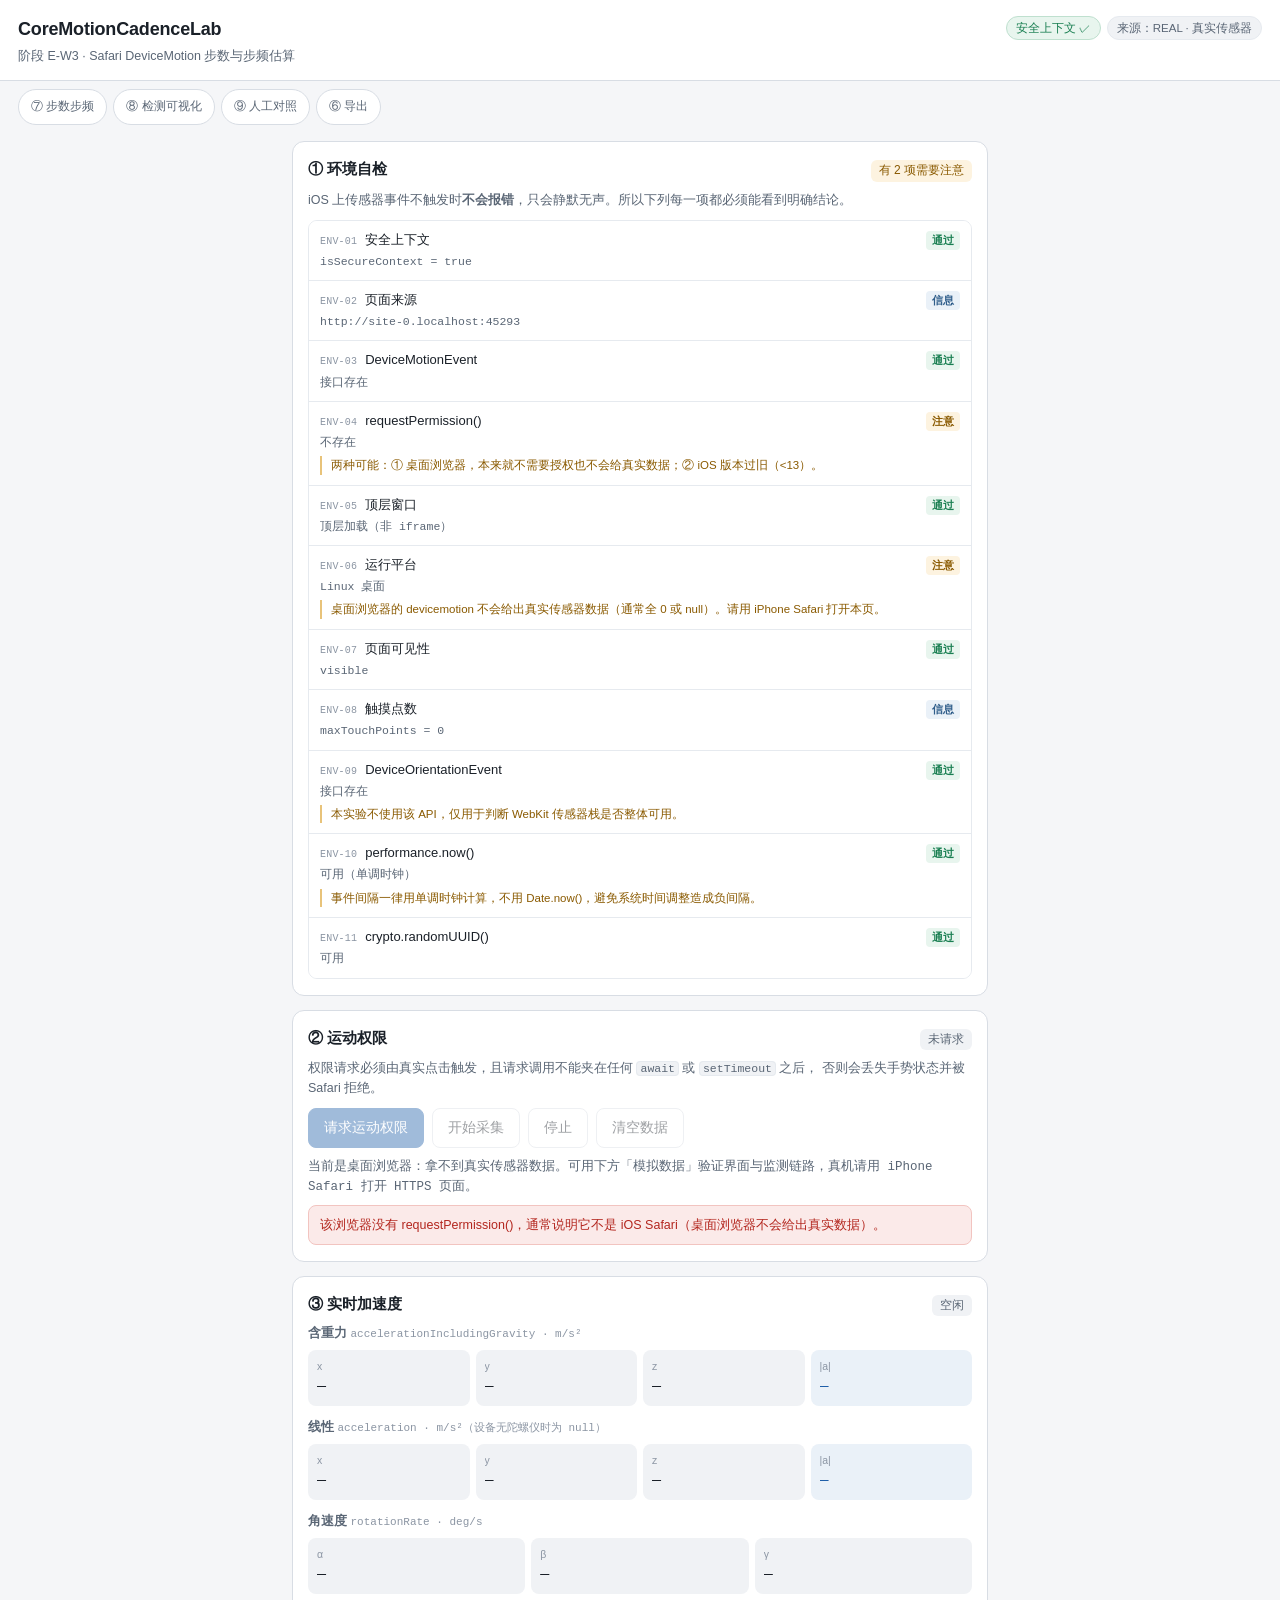
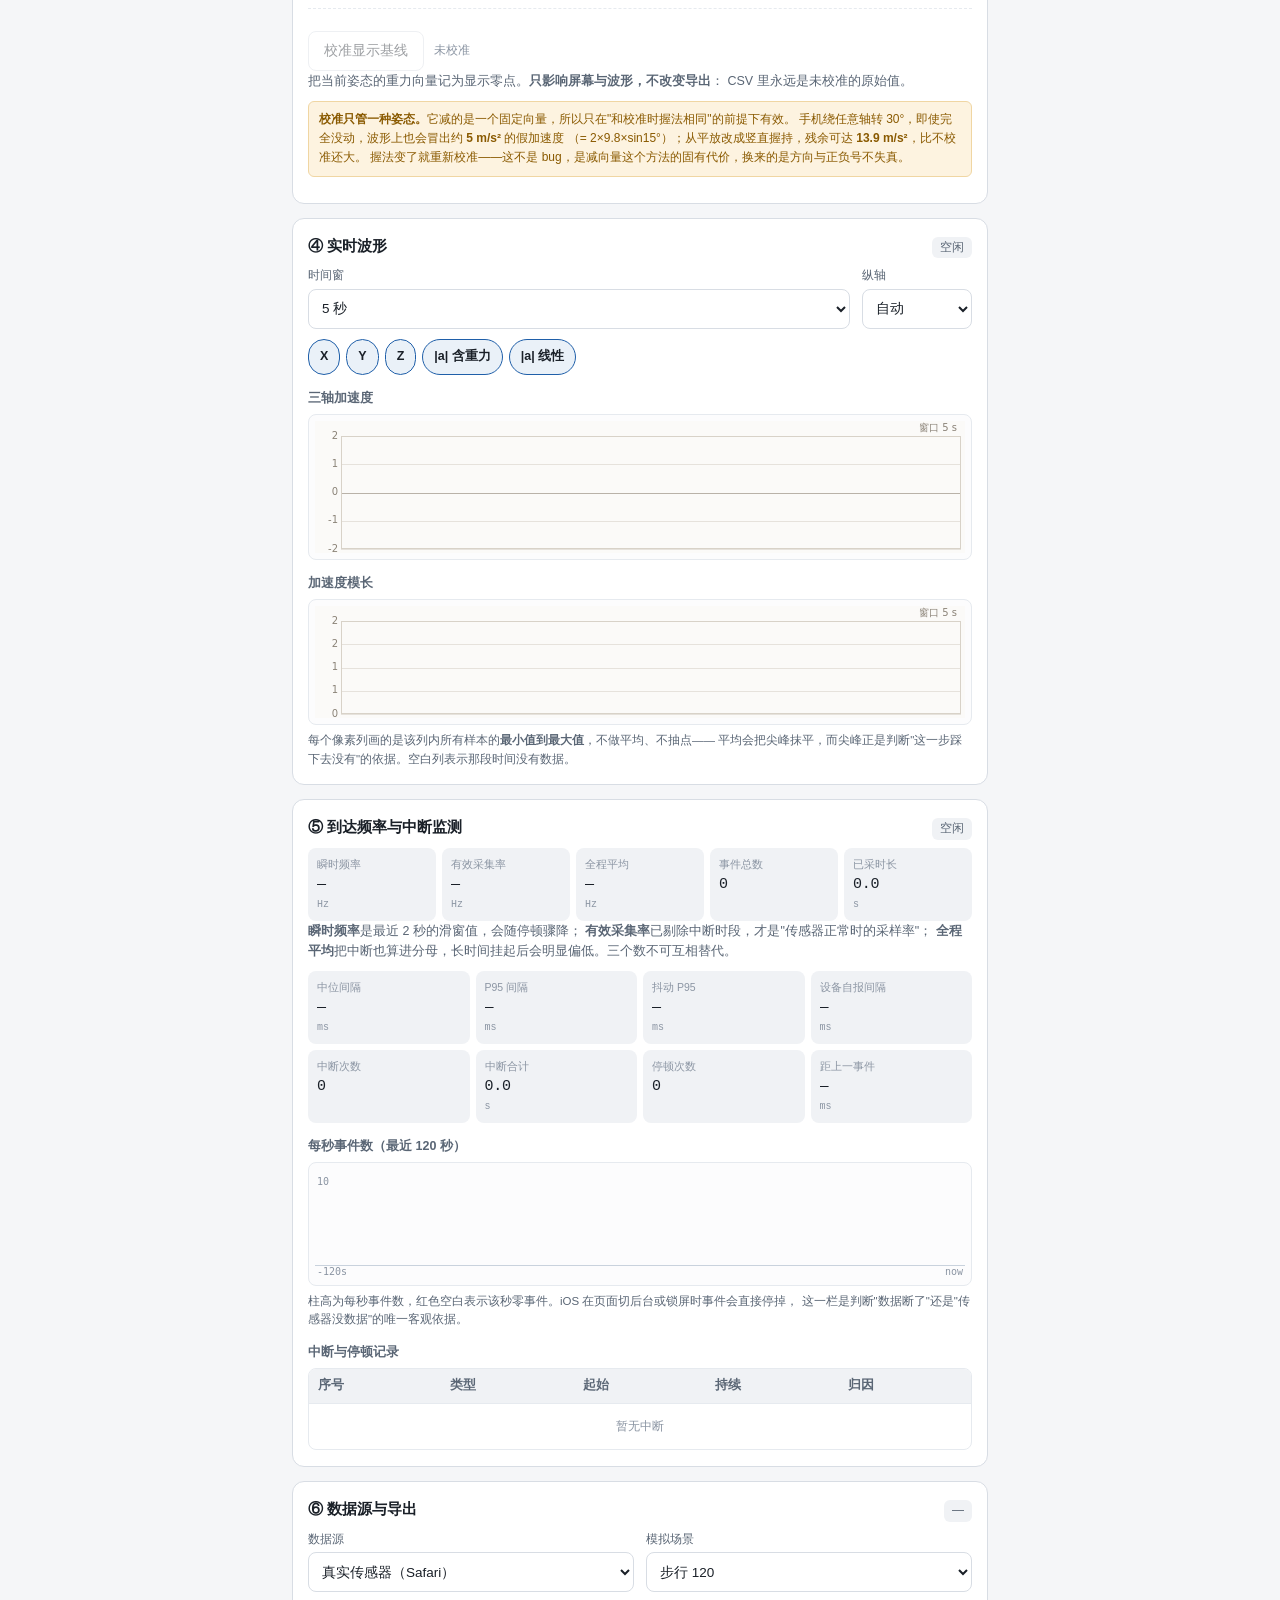
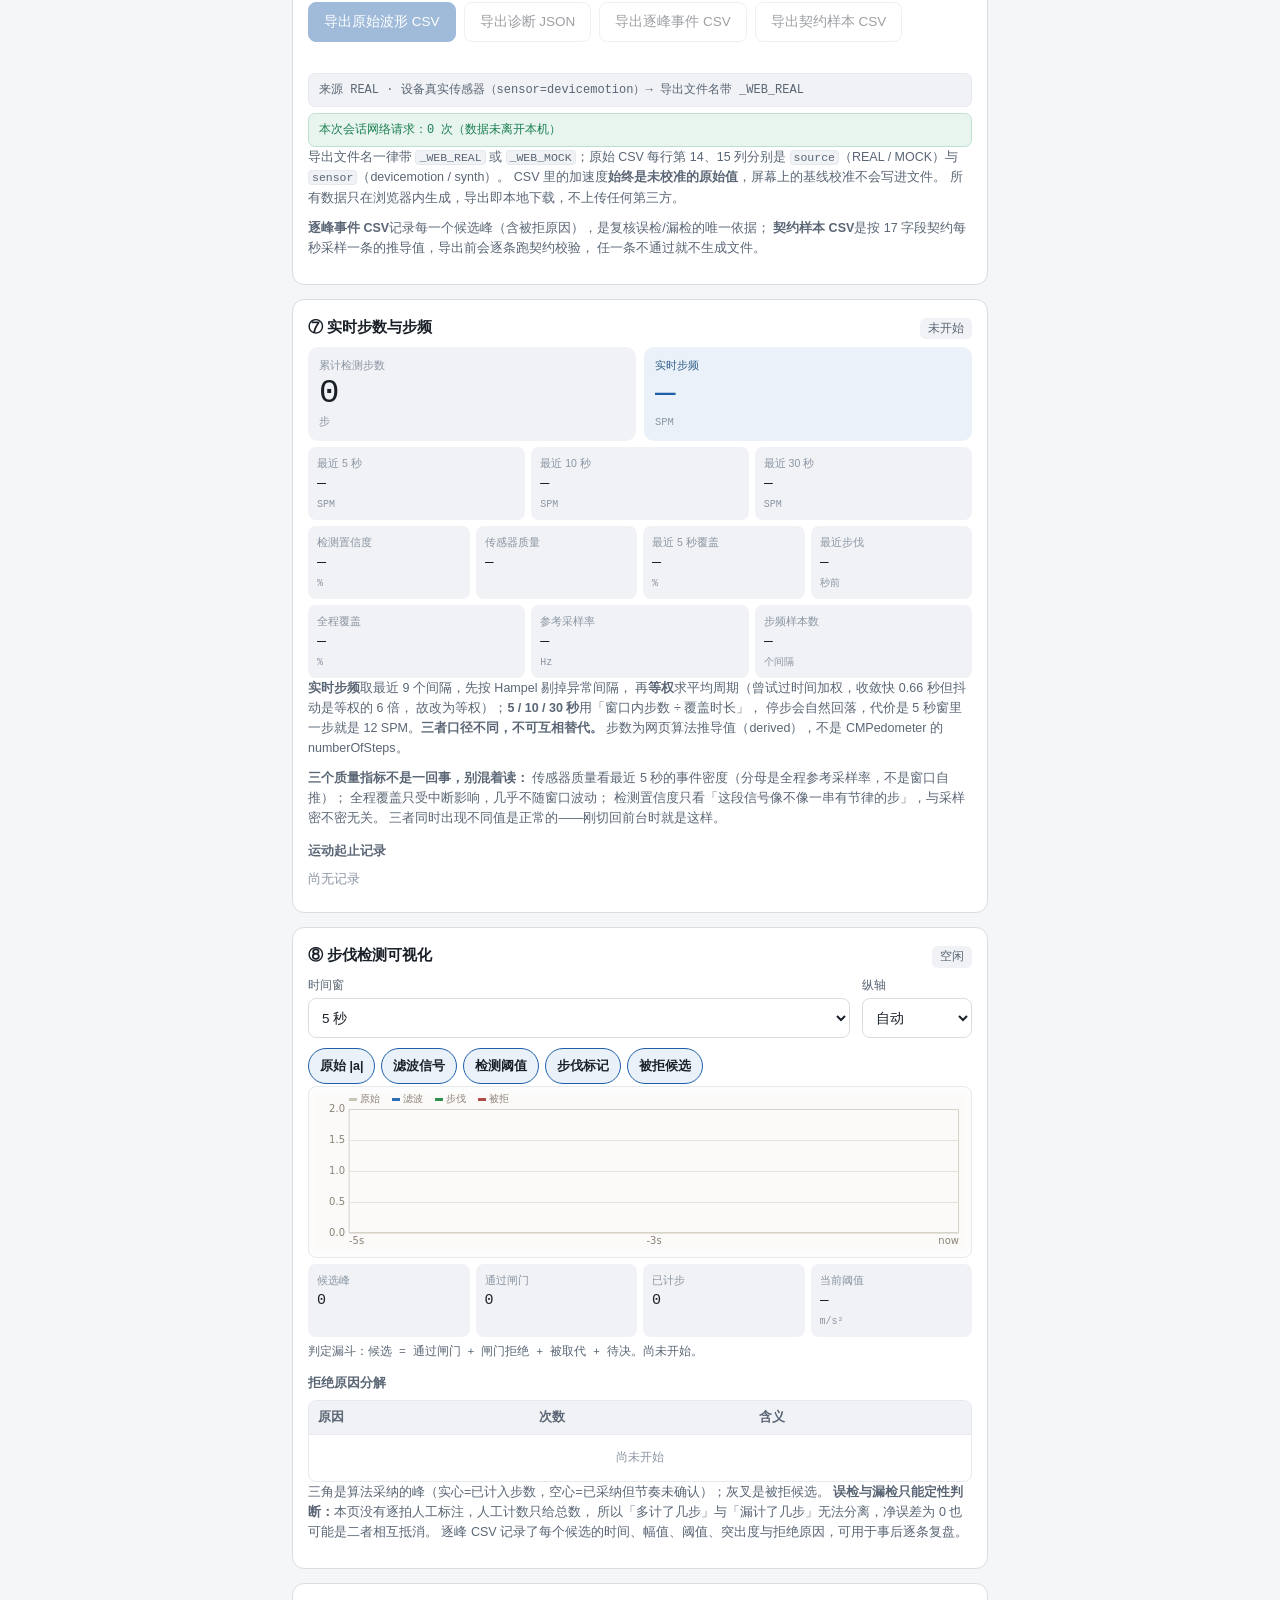
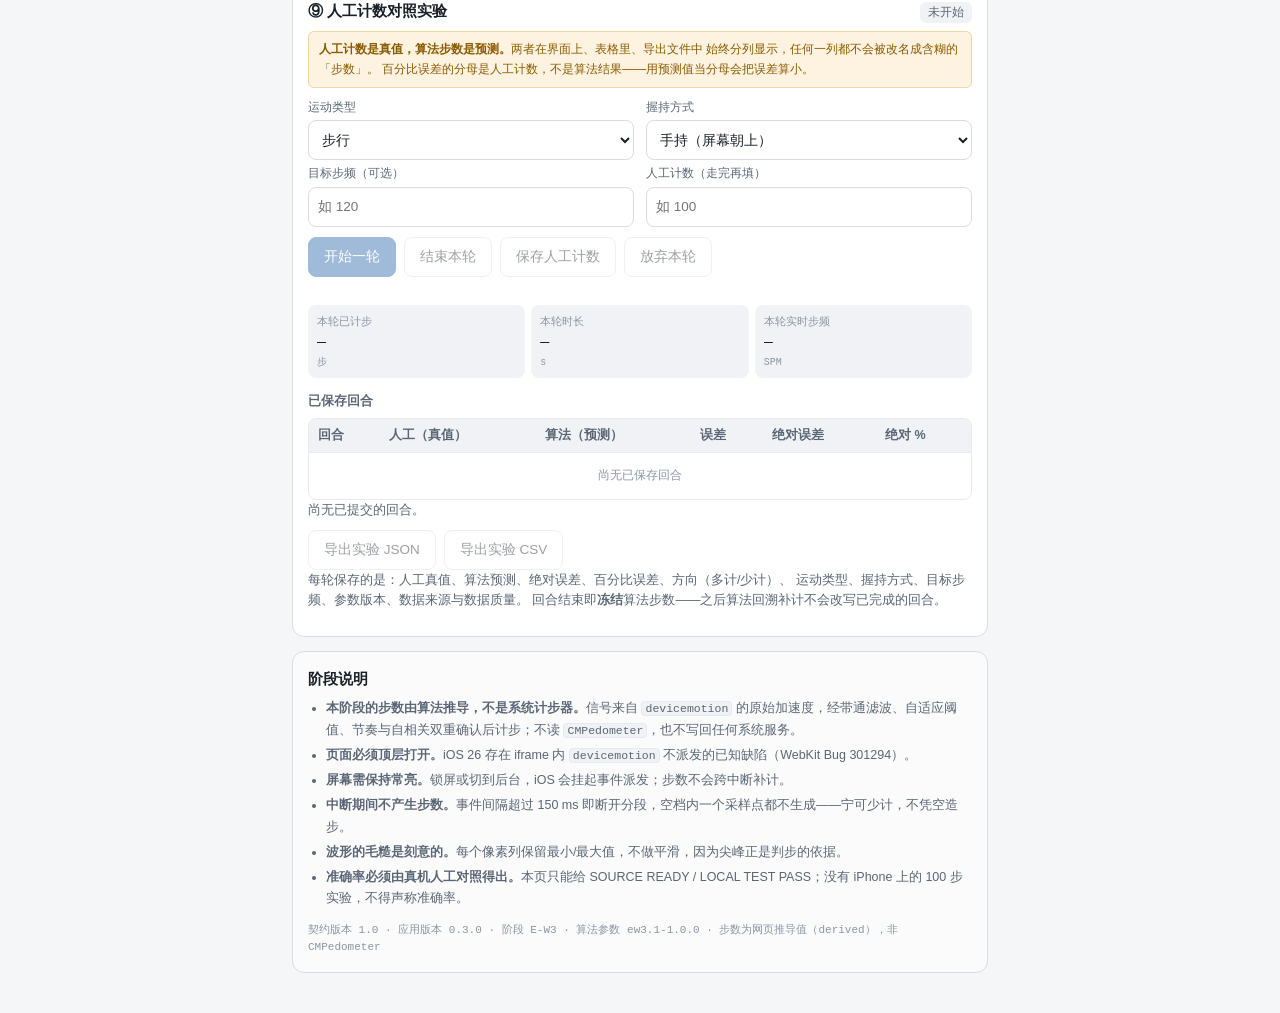
<file: index.html>
<!DOCTYPE html>
<html lang="zh-CN">
<head>
<meta charset="utf-8">
<meta name="viewport" content="width=device-width, initial-scale=1, viewport-fit=cover">
<meta name="color-scheme" content="light">
<meta name="referrer" content="no-referrer">
<title>CoreMotionCadenceLab · E-W3 步数与步频</title>
<link rel="stylesheet" href="./style.css">
</head>
<body>
<div class="mock-ribbon" id="mock-ribbon" hidden>MOCK · 合成数据，非真实传感器</div>

<header class="topbar">
  <div class="topbar-main">
    <h1>CoreMotionCadenceLab</h1>
    <p class="sub">阶段 E-W3 · Safari DeviceMotion 步数与步频估算</p>
  </div>
  <div class="topbar-badges">
    <span class="badge" id="badge-context">上下文检测中</span>
    <span class="badge" id="badge-source">来源：—</span>
  </div>
</header>

<nav class="quick-nav" aria-label="快速跳转">
  <a href="#card-steps">⑦ 步数步频</a>
  <a href="#card-stepplot">⑧ 检测可视化</a>
  <a href="#card-exp">⑨ 人工对照</a>
  <a href="#card-export">⑥ 导出</a>
</nav>

<main>
  <section class="card" id="card-env">
    <div class="card-head">
      <h2>① 环境自检</h2>
      <span class="verdict" id="env-verdict">检测中…</span>
    </div>
    <p class="note">
      iOS 上传感器事件不触发时<strong>不会报错</strong>，只会静默无声。所以下列每一项都必须能看到明确结论。
    </p>
    <ul class="check-list" id="env-list">
      <li class="check-empty">正在检测…</li>
    </ul>
  </section>

  <section class="card" id="card-perm">
    <div class="card-head">
      <h2>② 运动权限</h2>
      <span class="verdict" id="perm-verdict">未请求</span>
    </div>
    <p class="note" id="perm-note">
      权限请求必须由真实点击触发，且请求调用不能夹在任何 <code>await</code> 或 <code>setTimeout</code> 之后，
      否则会丢失手势状态并被 Safari 拒绝。
    </p>
    <div class="btn-row">
      <button class="btn btn-primary" id="btn-request" type="button">请求运动权限</button>
      <button class="btn" id="btn-start" type="button" disabled>开始采集</button>
      <button class="btn" id="btn-stop" type="button" disabled>停止</button>
      <button class="btn" id="btn-reset" type="button" disabled>清空数据</button>
    </div>
    <p class="result" id="perm-result"></p>
    <p class="warn-line" id="perm-hint" hidden></p>
  </section>

  <section class="card" id="card-live">
    <div class="card-head">
      <h2>③ 实时加速度</h2>
      <span class="verdict" id="live-state">空闲</span>
    </div>
    <div class="metric-block">
      <h3>含重力 <span class="unit">accelerationIncludingGravity · m/s²</span></h3>
      <div class="grid grid-4">
        <div class="metric"><span class="k">x</span><span class="v" id="m-agx">—</span></div>
        <div class="metric"><span class="k">y</span><span class="v" id="m-agy">—</span></div>
        <div class="metric"><span class="k">z</span><span class="v" id="m-agz">—</span></div>
        <div class="metric metric-em"><span class="k">|a|</span><span class="v" id="m-agmag">—</span></div>
      </div>
    </div>
    <div class="metric-block">
      <h3>线性 <span class="unit">acceleration · m/s²（设备无陀螺仪时为 null）</span></h3>
      <div class="grid grid-4">
        <div class="metric"><span class="k">x</span><span class="v" id="m-ax">—</span></div>
        <div class="metric"><span class="k">y</span><span class="v" id="m-ay">—</span></div>
        <div class="metric"><span class="k">z</span><span class="v" id="m-az">—</span></div>
        <div class="metric metric-em"><span class="k">|a|</span><span class="v" id="m-almag">—</span></div>
      </div>
    </div>
    <div class="metric-block">
      <h3>角速度 <span class="unit">rotationRate · deg/s</span></h3>
      <div class="grid grid-3">
        <div class="metric"><span class="k">α</span><span class="v" id="m-alpha">—</span></div>
        <div class="metric"><span class="k">β</span><span class="v" id="m-beta">—</span></div>
        <div class="metric"><span class="k">γ</span><span class="v" id="m-gamma">—</span></div>
      </div>
    </div>

    <div class="calib-block">
      <div class="btn-row">
        <button class="btn" id="btn-calibrate" type="button" disabled>校准显示基线</button>
        <span class="calib-state" id="calib-state">未校准</span>
      </div>
      <p class="note" id="calib-note">
        把当前姿态的重力向量记为显示零点。<strong>只影响屏幕与波形，不改变导出</strong>：
        CSV 里永远是未校准的原始值。
      </p>
      <p class="note note-warn">
        <strong>校准只管一种姿态。</strong>它减的是一个固定向量，所以只在"和校准时握法相同"的前提下有效。
        手机绕任意轴转 30°，即使完全没动，波形上也会冒出约 <strong>5 m/s²</strong> 的假加速度
        （= 2×9.8×sin15°）；从平放改成竖直握持，残余可达 <strong>13.9 m/s²</strong>，比不校准还大。
        握法变了就重新校准——这不是 bug，是减向量这个方法的固有代价，换来的是方向与正负号不失真。
      </p>
    </div>
  </section>

  <section class="card" id="card-wave">
    <div class="card-head">
      <h2>④ 实时波形</h2>
      <span class="verdict" id="wave-state">空闲</span>
    </div>
    <div class="field-row wave-controls">
      <label class="field">
        <span>时间窗</span>
        <select id="sel-window">
          <option value="2000">2 秒</option>
          <option value="5000" selected>5 秒</option>
          <option value="15000">15 秒</option>
          <option value="60000">60 秒</option>
        </select>
      </label>
      <label class="field field-inline">
        <span>纵轴</span>
        <select id="sel-scale">
          <option value="auto" selected>自动</option>
          <option value="fixed">固定 ±20</option>
        </select>
      </label>
    </div>

    <div class="chip-row" id="chips">
      <button class="chip is-on" data-ch="agx" type="button">X</button>
      <button class="chip is-on" data-ch="agy" type="button">Y</button>
      <button class="chip is-on" data-ch="agz" type="button">Z</button>
      <button class="chip is-on" data-ch="agmag" type="button">|a| 含重力</button>
      <button class="chip is-on" data-ch="lmag" type="button">|a| 线性</button>
    </div>

    <h3 class="chart-title">三轴加速度</h3>
    <div class="wave-wrap">
      <canvas id="wave-axes" height="132"></canvas>
    </div>

    <h3 class="chart-title">加速度模长</h3>
    <div class="wave-wrap">
      <canvas id="wave-mags" height="112"></canvas>
    </div>

    <p class="note chart-note" id="wave-note">
      每个像素列画的是该列内所有样本的<strong>最小值到最大值</strong>，不做平均、不抽点——
      平均会把尖峰抹平，而尖峰正是判断"这一步踩下去没有"的依据。空白列表示那段时间没有数据。
    </p>
  </section>

  <section class="card" id="card-rate">
    <div class="card-head">
      <h2>⑤ 到达频率与中断监测</h2>
      <span class="verdict" id="rate-state">空闲</span>
    </div>
    <div class="grid grid-5">
      <div class="metric"><span class="k">瞬时频率</span><span class="v" id="m-window-hz">—</span><span class="u">Hz</span></div>
      <div class="metric"><span class="k">有效采集率</span><span class="v" id="m-active-hz">—</span><span class="u">Hz</span></div>
      <div class="metric"><span class="k">全程平均</span><span class="v" id="m-avg-hz">—</span><span class="u">Hz</span></div>
      <div class="metric"><span class="k">事件总数</span><span class="v" id="m-count">0</span></div>
      <div class="metric"><span class="k">已采时长</span><span class="v" id="m-elapsed">0.0</span><span class="u">s</span></div>
    </div>
    <p class="note">
      <strong>瞬时频率</strong>是最近 2 秒的滑窗值，会随停顿骤降；
      <strong>有效采集率</strong>已剔除中断时段，才是"传感器正常时的采样率"；
      <strong>全程平均</strong>把中断也算进分母，长时间挂起后会明显偏低。三个数不可互相替代。
    </p>
    <div class="grid grid-4 mt">
      <div class="metric"><span class="k">中位间隔</span><span class="v" id="m-median">—</span><span class="u">ms</span></div>
      <div class="metric"><span class="k">P95 间隔</span><span class="v" id="m-p95">—</span><span class="u">ms</span></div>
      <div class="metric"><span class="k">抖动 P95</span><span class="v" id="m-jitter">—</span><span class="u">ms</span></div>
      <div class="metric"><span class="k">设备自报间隔</span><span class="v" id="m-declared">—</span><span class="u">ms</span></div>
    </div>
    <div class="grid grid-4 mt">
      <div class="metric"><span class="k">中断次数</span><span class="v" id="m-gaps">0</span></div>
      <div class="metric"><span class="k">中断合计</span><span class="v" id="m-gap-total">0.0</span><span class="u">s</span></div>
      <div class="metric"><span class="k">停顿次数</span><span class="v" id="m-stall-count">0</span></div>
      <div class="metric"><span class="k">距上一事件</span><span class="v" id="m-since">—</span><span class="u">ms</span></div>
    </div>
    <p class="note" id="trunc-note" hidden></p>
    <p class="note" id="reject-note" hidden></p>

    <h3 class="chart-title">每秒事件数（最近 120 秒）</h3>
    <div class="chart-wrap">
      <canvas id="rate-canvas" width="640" height="110"></canvas>
    </div>
    <p class="note chart-note">
      柱高为每秒事件数，红色空白表示该秒零事件。iOS 在页面切后台或锁屏时事件会直接停掉，
      这一栏是判断"数据断了"还是"传感器没数据"的唯一客观依据。
    </p>

    <h3 class="chart-title">中断与停顿记录</h3>
    <div class="table-wrap">
      <table class="gap-table">
        <thead>
          <tr><th>序号</th><th>类型</th><th>起始</th><th>持续</th><th>归因</th></tr>
        </thead>
        <tbody id="gap-body">
          <tr><td colspan="5" class="empty">暂无中断</td></tr>
        </tbody>
      </table>
    </div>
  </section>

  <section class="card" id="card-export">
    <div class="card-head">
      <h2>⑥ 数据源与导出</h2>
      <span class="verdict" id="export-state">—</span>
    </div>
    <div class="field-row">
      <label class="field">
        <span>数据源</span>
        <select id="sel-source">
          <option value="real">真实传感器（Safari）</option>
          <option value="mock">模拟数据（合成，MOCK）</option>
        </select>
      </label>
      <label class="field" id="field-preset" hidden>
        <span>模拟场景</span>
        <select id="sel-preset">
          <option value="walk">步行 120</option>
          <option value="jog">慢跑 170</option>
          <option value="handheld">手持静止</option>
          <option value="still">静止</option>
        </select>
      </label>
    </div>
    <div class="btn-row">
      <button class="btn btn-primary" id="btn-export-csv" type="button" disabled>导出原始波形 CSV</button>
      <button class="btn" id="btn-export-json" type="button" disabled>导出诊断 JSON</button>
      <button class="btn" id="btn-export-steps" type="button" disabled>导出逐峰事件 CSV</button>
      <button class="btn" id="btn-export-samples" type="button" disabled>导出契约样本 CSV</button>
    </div>
    <p class="result" id="export-result"></p>
    <p class="source-line" id="export-source">来源待定</p>
    <p class="net-line" id="net-counter">网络请求计数启动中…</p>
    <p class="note">
      导出文件名一律带 <code>_WEB_REAL</code> 或 <code>_WEB_MOCK</code>；原始 CSV 每行第 14、15 列分别是
      <code>source</code>（REAL / MOCK）与 <code>sensor</code>（devicemotion / synth）。
      CSV 里的加速度<strong>始终是未校准的原始值</strong>，屏幕上的基线校准不会写进文件。
      所有数据只在浏览器内生成，导出即本地下载，不上传任何第三方。
    </p>
    <p class="note">
      <strong>逐峰事件 CSV</strong>记录每一个候选峰（含被拒原因），是复核误检/漏检的唯一依据；
      <strong>契约样本 CSV</strong>是按 17 字段契约每秒采样一条的推导值，导出前会逐条跑契约校验，
      任一条不通过就不生成文件。
    </p>
  </section>

  <section class="card" id="card-steps">
    <div class="card-head">
      <h2>⑦ 实时步数与步频</h2>
      <span class="verdict" id="step-state">静止</span>
    </div>

    <div class="step-hero">
      <div class="hero-metric">
        <span class="k">累计检测步数</span>
        <span class="v" id="m-steps">0</span>
        <span class="u">步</span>
      </div>
      <div class="hero-metric hero-accent">
        <span class="k">实时步频</span>
        <span class="v" id="m-spm">—</span>
        <span class="u">SPM</span>
      </div>
    </div>

    <div class="grid grid-3 mt">
      <div class="metric"><span class="k">最近 5 秒</span><span class="v" id="m-spm5">—</span><span class="u">SPM</span></div>
      <div class="metric"><span class="k">最近 10 秒</span><span class="v" id="m-spm10">—</span><span class="u">SPM</span></div>
      <div class="metric"><span class="k">最近 30 秒</span><span class="v" id="m-spm30">—</span><span class="u">SPM</span></div>
    </div>

    <div class="grid grid-4 mt">
      <div class="metric"><span class="k">检测置信度</span><span class="v" id="m-conf">—</span><span class="u">%</span></div>
      <div class="metric"><span class="k">传感器质量</span><span class="v" id="m-quality">—</span></div>
      <div class="metric"><span class="k">最近 5 秒覆盖</span><span class="v" id="m-coverage">—</span><span class="u">%</span></div>
      <div class="metric"><span class="k">最近步伐</span><span class="v" id="m-last-step">—</span><span class="u">秒前</span></div>
    </div>

    <div class="grid grid-3 mt">
      <div class="metric"><span class="k">全程覆盖</span><span class="v" id="m-total">—</span><span class="u">%</span></div>
      <div class="metric"><span class="k">参考采样率</span><span class="v" id="m-refhz">—</span><span class="u">Hz</span></div>
      <div class="metric"><span class="k">步频样本数</span><span class="v" id="m-spm-n">—</span><span class="u">个间隔</span></div>
    </div>

    <p class="note" id="quality-reason" hidden></p>

    <p class="note" id="step-note">
      <strong>实时步频</strong>取最近 9 个间隔，先按 Hampel 剔掉异常间隔，
      再<strong>等权</strong>求平均周期（曾试过时间加权，收敛快 0.66 秒但抖动是等权的 6 倍，
      故改为等权）；<strong>5 / 10 / 30 秒</strong>用「窗口内步数 ÷ 覆盖时长」，
      停步会自然回落，代价是 5 秒窗里一步就是 12 SPM。<strong>三者口径不同，不可互相替代。</strong>
      步数为网页算法推导值（derived），不是 CMPedometer 的 numberOfSteps。
    </p>
    <p class="note" id="step-quality-note">
      <strong>三个质量指标不是一回事，别混着读：</strong>
      传感器质量看最近 5 秒的事件密度（分母是全程参考采样率，不是窗口自推）；
      全程覆盖只受中断影响，几乎不随窗口波动；
      检测置信度只看「这段信号像不像一串有节律的步」，与采样密不密无关。
      三者同时出现不同值是正常的——刚切回前台时就是这样。
    </p>
    <p class="note" id="step-mode-note" hidden></p>

    <h3 class="chart-title">运动起止记录</h3>
    <ul class="plain-list compact" id="motion-list">
      <li class="check-empty">尚无记录</li>
    </ul>
  </section>

  <section class="card" id="card-stepplot">
    <div class="card-head">
      <h2>⑧ 步伐检测可视化</h2>
      <span class="verdict" id="plot-state">空闲</span>
    </div>

    <div class="field-row">
      <label class="field">
        <span>时间窗</span>
        <select id="sel-step-window">
          <option value="2000">2 秒</option>
          <option value="5000" selected>5 秒</option>
          <option value="10000">10 秒</option>
          <option value="15000">15 秒</option>
          <option value="30000">30 秒</option>
          <option value="60000">60 秒</option>
        </select>
      </label>
      <label class="field field-inline">
        <span>纵轴</span>
        <select id="sel-step-scale">
          <option value="auto" selected>自动</option>
          <option value="fixed">固定 0–20</option>
        </select>
      </label>
    </div>

    <div class="chip-row" id="step-chips">
      <button class="chip is-on" data-sch="raw" type="button">原始 |a|</button>
      <button class="chip is-on" data-sch="filtered" type="button">滤波信号</button>
      <button class="chip is-on" data-sch="threshold" type="button">检测阈值</button>
      <button class="chip is-on" data-sch="steps" type="button">步伐标记</button>
      <button class="chip is-on" data-sch="rejected" type="button">被拒候选</button>
    </div>

    <div class="wave-wrap">
      <canvas id="wave-steps" height="158"></canvas>
    </div>

    <div class="grid grid-4 mt">
      <div class="metric"><span class="k">候选峰</span><span class="v" id="m-cand">0</span></div>
      <div class="metric"><span class="k">通过闸门</span><span class="v" id="m-accepted">0</span></div>
      <div class="metric"><span class="k">已计步</span><span class="v" id="m-counted">0</span></div>
      <div class="metric"><span class="k">当前阈值</span><span class="v" id="m-threshold">—</span><span class="u">m/s²</span></div>
    </div>
    <p class="note note-tight" id="step-funnel">判定漏斗：—</p>

    <h3 class="chart-title">拒绝原因分解</h3>
    <div class="table-wrap">
      <table class="gap-table">
        <thead>
          <tr><th>原因</th><th>次数</th><th>含义</th></tr>
        </thead>
        <tbody id="reject-body">
          <tr><td colspan="3" class="empty">暂无拒绝记录</td></tr>
        </tbody>
      </table>
    </div>

    <p class="note" id="plot-note">
      三角是算法采纳的峰（实心=已计入步数，空心=已采纳但节奏未确认）；灰叉是被拒候选。
      <strong>误检与漏检只能定性判断：</strong>本页没有逐拍人工标注，人工计数只给总数，
      所以「多计了几步」与「漏计了几步」无法分离，净误差为 0 也可能是二者相互抵消。
      逐峰 CSV 记录了每个候选的时间、幅值、阈值、突出度与拒绝原因，可用于事后逐条复盘。
    </p>
  </section>

  <section class="card" id="card-exp">
    <div class="card-head">
      <h2>⑨ 人工计数对照实验</h2>
      <span class="verdict" id="exp-state">未开始</span>
    </div>

    <p class="note note-warn">
      <strong>人工计数是真值，算法步数是预测。</strong>两者在界面上、表格里、导出文件中
      始终分列显示，任何一列都不会被改名成含糊的「步数」。
      百分比误差的分母是人工计数，不是算法结果——用预测值当分母会把误差算小。
    </p>

    <div class="field-row">
      <label class="field">
        <span>运动类型</span>
        <select id="sel-motion-type">
          <option value="walk" selected>步行</option>
          <option value="march">原地踏步</option>
          <option value="run">跑步</option>
          <option value="other">其他</option>
        </select>
      </label>
      <label class="field">
        <span>握持方式</span>
        <select id="sel-posture">
          <option value="hand" selected>手持（屏幕朝上）</option>
          <option value="pocket">口袋</option>
          <option value="armband">臂包</option>
          <option value="other">其他</option>
        </select>
      </label>
    </div>
    <div class="field-row">
      <label class="field">
        <span>目标步频（可选）</span>
        <input id="inp-target-spm" type="number" min="0" max="240" step="1" inputmode="numeric" placeholder="如 120">
      </label>
      <label class="field">
        <span>人工计数（走完再填）</span>
        <input id="inp-manual" type="number" min="0" step="1" inputmode="numeric" placeholder="如 100">
      </label>
    </div>

    <div class="btn-row">
      <button class="btn btn-primary" id="btn-exp-start" type="button" disabled>开始一轮</button>
      <button class="btn" id="btn-exp-end" type="button" disabled>结束本轮</button>
      <button class="btn" id="btn-exp-save" type="button" disabled>保存人工计数</button>
      <button class="btn" id="btn-exp-cancel" type="button" disabled>放弃本轮</button>
    </div>
    <p class="result" id="exp-result"></p>

    <div class="grid grid-3 mt">
      <div class="metric"><span class="k">本轮已计步</span><span class="v" id="m-round-steps">—</span><span class="u">步</span></div>
      <div class="metric"><span class="k">本轮时长</span><span class="v" id="m-round-dur">—</span><span class="u">s</span></div>
      <div class="metric"><span class="k">本轮实时步频</span><span class="v" id="m-round-spm">—</span><span class="u">SPM</span></div>
    </div>

    <h3 class="chart-title">已保存回合</h3>
    <div class="table-wrap">
      <table class="gap-table exp-table">
        <thead>
          <tr><th>回合</th><th>人工（真值）</th><th>算法（预测）</th><th>误差</th><th>绝对误差</th><th>绝对 %</th></tr>
        </thead>
        <tbody id="exp-body">
          <tr><td colspan="6" class="empty">尚无已保存回合</td></tr>
        </tbody>
      </table>
    </div>
    <p class="note" id="exp-summary">尚无已提交的回合。</p>

    <div class="btn-row">
      <button class="btn" id="btn-export-exp" type="button" disabled>导出实验 JSON</button>
      <button class="btn" id="btn-export-exp-csv" type="button" disabled>导出实验 CSV</button>
    </div>
    <p class="note">
      每轮保存的是：人工真值、算法预测、绝对误差、百分比误差、方向（多计/少计）、
      运动类型、握持方式、目标步频、参数版本、数据来源与数据质量。
      回合结束即<strong>冻结</strong>算法步数——之后算法回溯补计不会改写已完成的回合。
    </p>
  </section>

  <section class="card card-quiet">
    <div class="card-head"><h2>阶段说明</h2></div>
    <ul class="plain-list">
      <li><strong>本阶段的步数由算法推导，不是系统计步器。</strong>信号来自 <code>devicemotion</code> 的原始加速度，经带通滤波、自适应阈值、节奏与自相关双重确认后计步；不读 <code>CMPedometer</code>，也不写回任何系统服务。</li>
      <li><strong>页面必须顶层打开。</strong>iOS 26 存在 iframe 内 <code>devicemotion</code> 不派发的已知缺陷（WebKit Bug 301294）。</li>
      <li><strong>屏幕需保持常亮。</strong>锁屏或切到后台，iOS 会挂起事件派发；步数不会跨中断补计。</li>
      <li><strong>中断期间不产生步数。</strong>事件间隔超过 150 ms 即断开分段，空档内一个采样点都不生成——宁可少计，不凭空造步。</li>
      <li><strong>波形的毛糙是刻意的。</strong>每个像素列保留最小/最大值，不做平滑，因为尖峰正是判步的依据。</li>
      <li><strong>准确率必须由真机人工对照得出。</strong>本页只能给 SOURCE READY / LOCAL TEST PASS；没有 iPhone 上的 100 步实验，不得声称准确率。</li>
    </ul>
    <p class="footer-meta" id="footer-meta">契约版本 1.0</p>
  </section>
</main>

<script type="module" src="./js/app.js"></script>
</body>
</html>
</file>
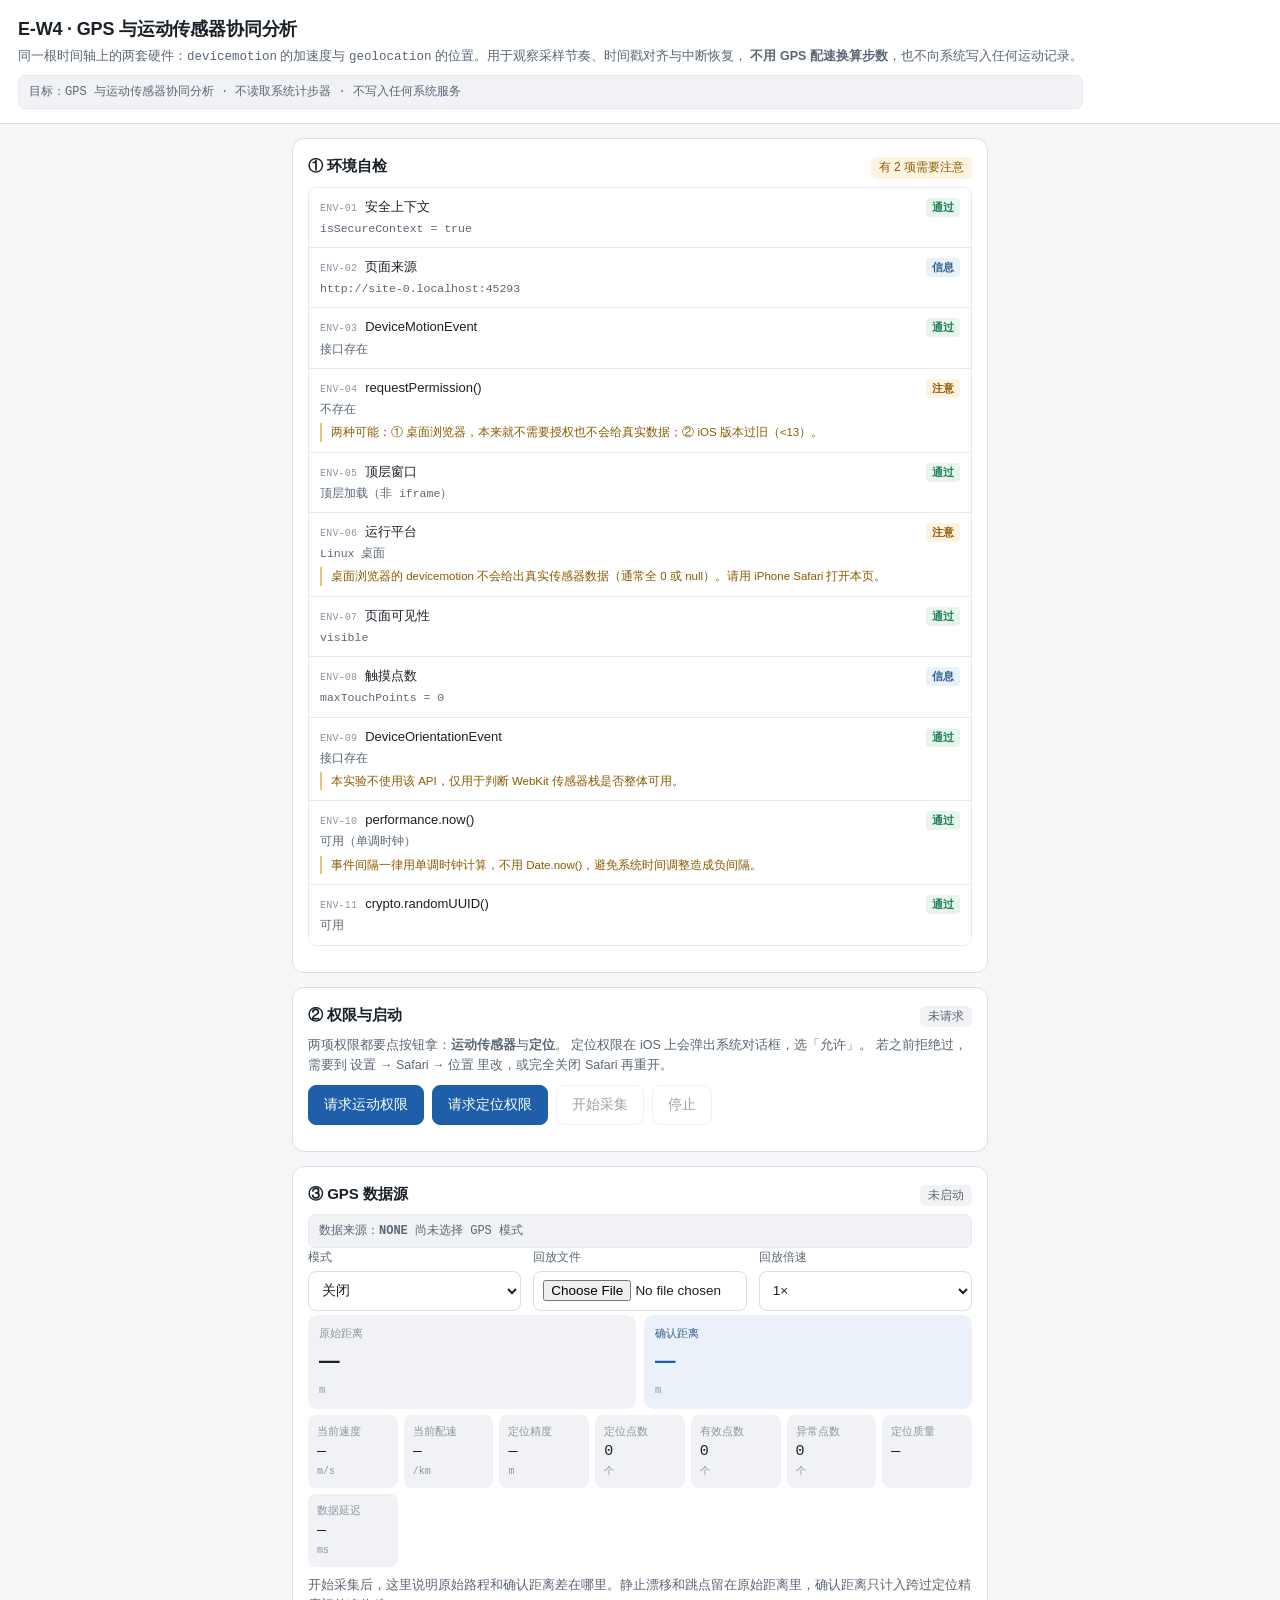
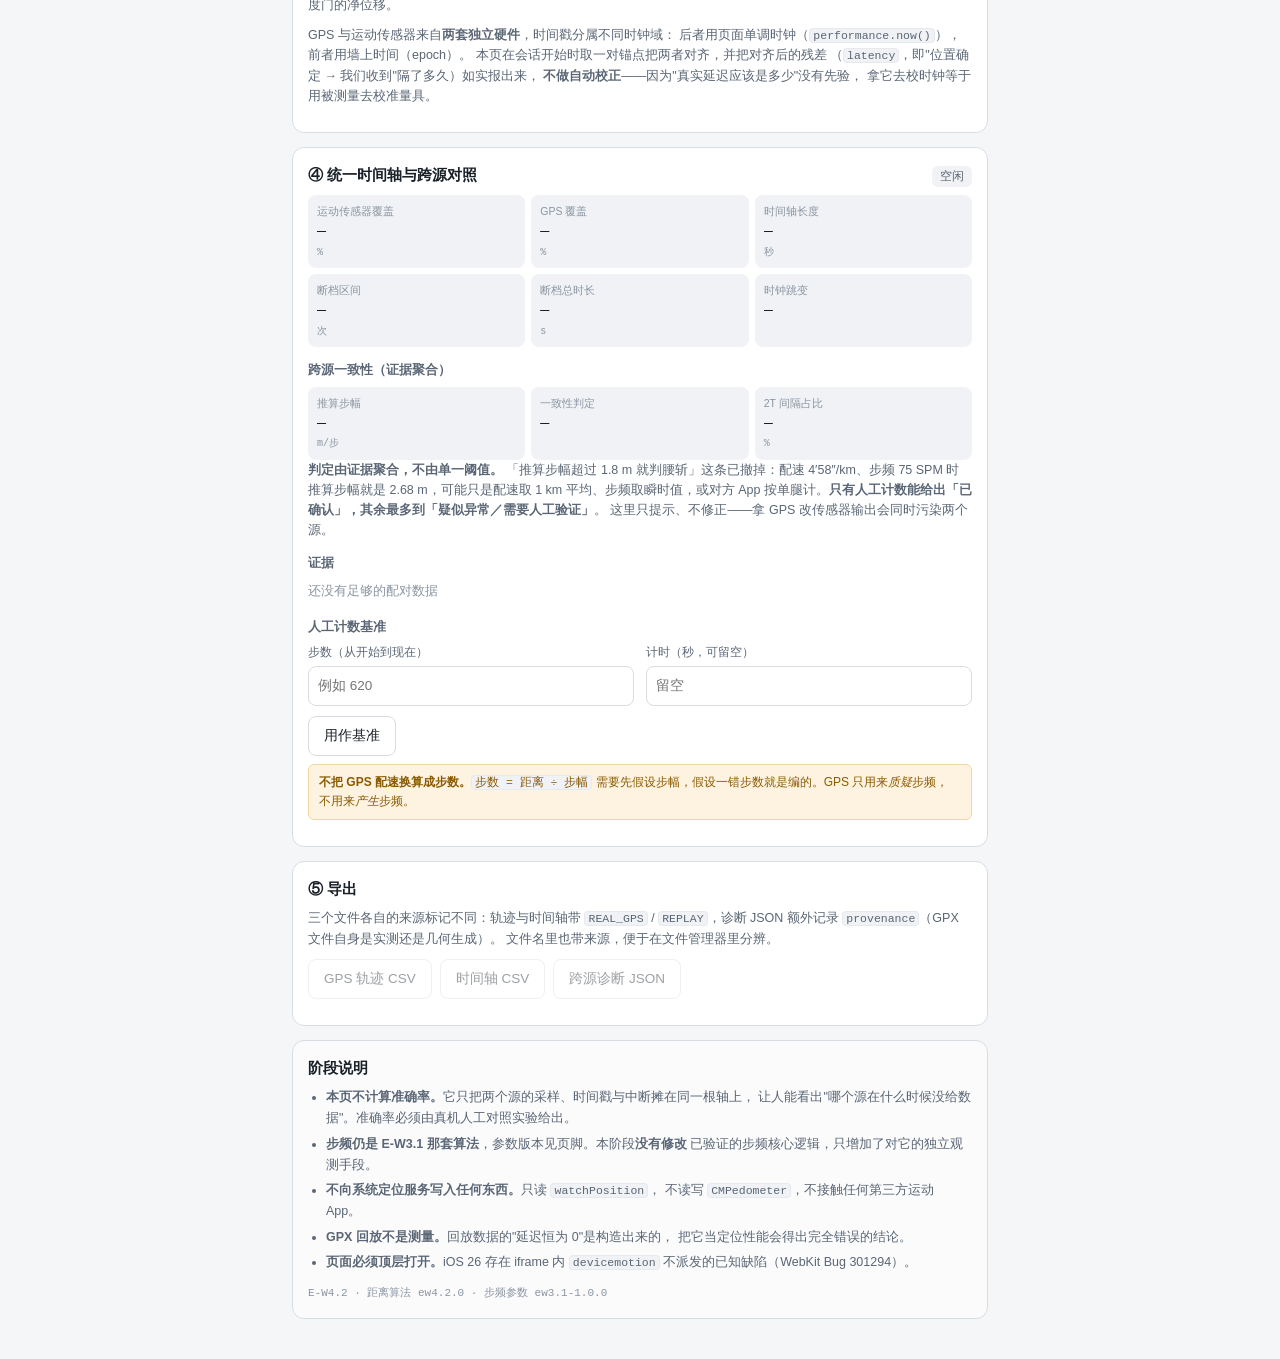
<file: gps.html>
<!DOCTYPE html>
<html lang="zh-CN">
<head>
<meta charset="utf-8" />
<meta name="viewport" content="width=device-width, initial-scale=1, viewport-fit=cover" />
<title>E-W4 · GPS 与运动传感器协同分析</title>
<link rel="stylesheet" href="./style.css" />
</head>
<body>
<div class="mock-ribbon" id="mock-ribbon" hidden></div>

<header class="topbar">
  <div class="topbar-main">
    <h1>E-W4 · GPS 与运动传感器协同分析</h1>
    <p class="sub">
      同一根时间轴上的两套硬件：<code>devicemotion</code> 的加速度与
      <code>geolocation</code> 的位置。用于观察采样节奏、时间戳对齐与中断恢复，
      <strong>不用 GPS 配速换算步数</strong>，也不向系统写入任何运动记录。
    </p>
    <p class="source-line" id="page-meta">加载中…</p>
  </div>
</header>

<main>
  <section class="card" id="card-env">
    <div class="card-head">
      <h2>① 环境自检</h2>
      <span class="verdict" id="env-verdict">检查中</span>
    </div>
    <ul class="check-list" id="env-list">
      <li class="check-empty">正在检测…</li>
    </ul>
    <p class="note" id="env-note"></p>
  </section>

  <section class="card" id="card-perm">
    <div class="card-head">
      <h2>② 权限与启动</h2>
      <span class="verdict" id="perm-verdict">未请求</span>
    </div>
    <p class="note">
      两项权限都要点按钮拿：<strong>运动传感器</strong>与<strong>定位</strong>。
      定位权限在 iOS 上会弹出系统对话框，选「允许」。
      若之前拒绝过，需要到 设置 → Safari → 位置 里改，或完全关闭 Safari 再重开。
    </p>
    <div class="btn-row">
      <button class="btn btn-primary" id="btn-perm-motion" type="button">请求运动权限</button>
      <button class="btn btn-primary" id="btn-perm-gps" type="button">请求定位权限</button>
      <button class="btn" id="btn-start" type="button" disabled>开始采集</button>
      <button class="btn" id="btn-stop" type="button" disabled>停止</button>
    </div>
    <p class="note" id="perm-note"></p>
  </section>

  <section class="card" id="card-gps">
    <div class="card-head">
      <h2>③ GPS 数据源</h2>
      <span class="verdict" id="gps-state">未启动</span>
    </div>

    <p class="source-line">
      数据来源：<strong id="gps-origin">—</strong>
      <span id="gps-origin-sub"></span>
    </p>

    <div class="field-row">
      <label class="field">
        <span>模式</span>
        <select id="sel-gps-mode">
          <option value="off">关闭</option>
          <option value="real">真实定位（Geolocation）</option>
          <option value="replay">GPX 回放</option>
        </select>
      </label>
      <label class="field">
        <span>回放文件</span>
        <input type="file" id="file-gpx" accept=".gpx,application/gpx+xml" />
      </label>
      <label class="field">
        <span>回放倍速</span>
        <select id="sel-gps-speed">
          <option value="1">1×</option>
          <option value="4">4×</option>
          <option value="10">10×</option>
          <option value="30">30×</option>
        </select>
      </label>
    </div>

    <div class="step-hero">
      <div class="hero-metric">
        <span class="k">原始距离</span>
        <span class="v" id="m-gps-dist">—</span>
        <span class="u">m</span>
      </div>
      <div class="hero-metric hero-accent">
        <span class="k">确认距离</span>
        <span class="v" id="m-gps-dist-trusted">—</span>
        <span class="u">m</span>
      </div>
    </div>

    <div class="grid grid-3 mt">
      <div class="metric"><span class="k">当前速度</span><span class="v" id="m-gps-speed">—</span><span class="u">m/s</span></div>
      <div class="metric"><span class="k">当前配速</span><span class="v" id="m-gps-pace">—</span><span class="u" id="m-gps-pace-unit">/km</span></div>
      <div class="metric"><span class="k">定位精度</span><span class="v" id="m-gps-acc">—</span><span class="u">m</span></div>
      <div class="metric"><span class="k">定位点数</span><span class="v" id="m-gps-count">0</span><span class="u">个</span></div>
      <div class="metric"><span class="k">有效点数</span><span class="v" id="m-gps-accepted">0</span><span class="u">个</span></div>
      <div class="metric"><span class="k">异常点数</span><span class="v" id="m-gps-anomaly">0</span><span class="u">个</span></div>
      <div class="metric"><span class="k">定位质量</span><span class="v" id="m-gps-quality">—</span><span class="u"></span></div>
      <div class="metric"><span class="k">数据延迟</span><span class="v" id="m-gps-lat">—</span><span class="u">ms</span></div>
    </div>
    <p class="note gps-quality-note" id="gps-quality-note">
      开始采集后，这里说明原始路程和确认距离差在哪里。静止漂移和跳点留在原始距离里，确认距离只计入跨过定位精度门的净位移。
    </p>

    <p class="note" id="gps-note">
      GPS 与运动传感器来自<strong>两套独立硬件</strong>，时间戳分属不同时钟域：
      后者用页面单调时钟（<code>performance.now()</code>），前者用墙上时间（epoch）。
      本页在会话开始时取一对锚点把两者对齐，并把对齐后的残差
      （<code>latency</code>，即"位置确定 → 我们收到"隔了多久）如实报出来，
      <strong>不做自动校正</strong>——因为"真实延迟应该是多少"没有先验，
      拿它去校时钟等于用被测量去校准量具。
    </p>
    <p class="note note-warn" id="gps-replay-note" hidden>
      <strong>当前是 GPX 离线回放，不是真实定位。</strong>
      回放的延迟恒为 0（点是按时间线播出来的，不是测出来的），
      因此<strong>不可</strong>用这份数据评价定位性能或 GPS 精度。
      另请留意下方"文件来历"：本仓库可用的 GPX 多由跑道几何参数生成。
    </p>
    <p class="note" id="gps-provenance-note" hidden></p>
    <p class="note" id="gps-err" hidden></p>
  </section>

  <section class="card" id="card-timeline">
    <div class="card-head">
      <h2>④ 统一时间轴与跨源对照</h2>
      <span class="verdict" id="tl-state">空闲</span>
    </div>

    <div class="grid grid-3 mt">
      <div class="metric"><span class="k">运动传感器覆盖</span><span class="v" id="m-tl-motion">—</span><span class="u">%</span></div>
      <div class="metric"><span class="k">GPS 覆盖</span><span class="v" id="m-tl-gps">—</span><span class="u">%</span></div>
      <div class="metric"><span class="k">时间轴长度</span><span class="v" id="m-tl-buckets">—</span><span class="u">秒</span></div>
    </div>

    <div class="grid grid-3 mt">
      <div class="metric"><span class="k">断档区间</span><span class="v" id="m-tl-outages">—</span><span class="u">次</span></div>
      <div class="metric"><span class="k">断档总时长</span><span class="v" id="m-tl-outage-ms">—</span><span class="u">s</span></div>
      <div class="metric"><span class="k">时钟跳变</span><span class="v" id="m-tl-drift">—</span></div>
    </div>
    <p class="note" id="outage-note" hidden></p>
    <p class="note note-warn" id="timeline-cap-note" hidden></p>

    <h3 class="chart-title">跨源一致性（证据聚合）</h3>
    <div class="grid grid-3 mt">
      <div class="metric"><span class="k">推算步幅</span><span class="v" id="m-stride">—</span><span class="u">m/步</span></div>
      <div class="metric"><span class="k">一致性判定</span><span class="v" id="m-stride-verdict">—</span></div>
      <div class="metric"><span class="k">2T 间隔占比</span><span class="v" id="m-double-ratio">—</span><span class="u">%</span></div>
    </div>
    <p class="note" id="stride-note" hidden></p>

    <p class="note">
      <strong>判定由证据聚合，不由单一阈值。</strong>
      「推算步幅超过 1.8 m 就判腰斩」这条已撤掉：配速 4′58″/km、步频 75 SPM 时
      推算步幅就是 2.68 m，可能只是配速取 1 km 平均、步频取瞬时值，或对方 App
      按单腿计。<strong>只有人工计数能给出「已确认」，其余最多到「疑似异常／需要人工验证」</strong>。
      这里只提示、不修正——拿 GPS 改传感器输出会同时污染两个源。
    </p>

    <h3 class="chart-title">证据</h3>
    <ul class="plain-list compact" id="evidence-list">
      <li class="check-empty">还没有足够的配对数据</li>
    </ul>

    <h3 class="chart-title">人工计数基准</h3>
    <div class="field-row">
      <label class="field">
        <span>步数（从开始到现在）</span>
        <input id="human-steps" type="number" min="0" step="1" inputmode="numeric" placeholder="例如 620">
      </label>
      <label class="field">
        <span>计时（秒，可留空）</span>
        <input id="human-sec" type="number" min="0" step="1" inputmode="numeric" placeholder="留空">
      </label>
    </div>
    <div class="btn-row">
      <button class="btn" id="btn-human-apply" type="button">用作基准</button>
    </div>
    <p class="note" id="human-note" hidden></p>
    <p class="note note-warn">
      <strong>不把 GPS 配速换算成步数。</strong><code>步数 = 距离 ÷ 步幅</code>
      需要先假设步幅，假设一错步数就是编的。GPS 只用来<em>质疑</em>步频，
      不用来<em>产生</em>步频。
    </p>
  </section>

  <section class="card" id="card-export">
    <div class="card-head"><h2>⑤ 导出</h2></div>
    <p class="note">
      三个文件各自的来源标记不同：轨迹与时间轴带
      <code>REAL_GPS</code> / <code>REPLAY</code>，诊断 JSON 额外记录
      <code>provenance</code>（GPX 文件自身是实测还是几何生成）。
      文件名里也带来源，便于在文件管理器里分辨。
    </p>
    <div class="btn-row">
      <button class="btn" id="btn-export-gps" type="button" disabled>GPS 轨迹 CSV</button>
      <button class="btn" id="btn-export-timeline" type="button" disabled>时间轴 CSV</button>
      <button class="btn" id="btn-export-gpsdiag" type="button" disabled>跨源诊断 JSON</button>
    </div>
    <p class="note" id="export-note"></p>
  </section>

  <section class="card card-quiet">
    <div class="card-head"><h2>阶段说明</h2></div>
    <ul class="plain-list">
      <li><strong>本页不计算准确率。</strong>它只把两个源的采样、时间戳与中断摊在同一根轴上，
        让人能看出"哪个源在什么时候没给数据"。准确率必须由真机人工对照实验给出。</li>
      <li><strong>步频仍是 E-W3.1 那套算法</strong>，参数版本见页脚。本阶段<strong>没有修改</strong>
        已验证的步频核心逻辑，只增加了对它的独立观测手段。</li>
      <li><strong>不向系统定位服务写入任何东西。</strong>只读 <code>watchPosition</code>，
        不读写 <code>CMPedometer</code>，不接触任何第三方运动 App。</li>
      <li><strong>GPX 回放不是测量。</strong>回放数据的"延迟恒为 0"是构造出来的，
        把它当定位性能会得出完全错误的结论。</li>
      <li><strong>页面必须顶层打开。</strong>iOS 26 存在 iframe 内 <code>devicemotion</code>
        不派发的已知缺陷（WebKit Bug 301294）。</li>
    </ul>
    <p class="footer-meta" id="footer-meta">E-W4</p>
  </section>
</main>

<script type="module" src="./js/app_gps.js"></script>
</body>
</html>
</file>
<file: style.css>
/* CoreMotionCadenceLab · E-W2 诊断页样式
   目标：手机上一屏能看清关键数字，不靠颜色传达唯一信息（色盲友好）。 */

:root {
  --bg: #f5f6f8;
  --surface: #ffffff;
  --surface-2: #f0f2f5;
  --border: #d8dde4;
  --border-soft: #e6eaef;
  --text: #1a2028;
  --text-2: #5a6675;
  --text-3: #8b95a3;
  --ok: #1a7f52;
  --ok-bg: #e8f5ee;
  --warn: #8a5a00;
  --warn-bg: #fdf3e0;
  --fail: #b3261e;
  --fail-bg: #fbeae9;
  --info: #2f5d8a;
  --info-bg: #eaf1f8;
  --accent: #1f5fa9;
  --mono: ui-monospace, SFMono-Regular, "SF Mono", Consolas, "Liberation Mono", monospace;
}

* { box-sizing: border-box; }

html, body {
  margin: 0;
  padding: 0;
  background: var(--bg);
  color: var(--text);
  font-family: -apple-system, BlinkMacSystemFont, "Segoe UI", "PingFang SC",
    "Hiragino Sans GB", "Microsoft YaHei", sans-serif;
  font-size: 15px;
  line-height: 1.55;
  -webkit-text-size-adjust: 100%;
}

.mock-ribbon {
  position: sticky;
  top: 0;
  z-index: 20;
  background: #f0b429;
  color: #3d2a00;
  text-align: center;
  font-size: 12px;
  font-weight: 600;
  letter-spacing: 0.04em;
  padding: 5px 10px;
}

.topbar {
  background: var(--surface);
  border-bottom: 1px solid var(--border);
  padding: 16px 18px 14px;
  display: flex;
  flex-wrap: wrap;
  gap: 10px;
  align-items: flex-start;
  justify-content: space-between;
}

.topbar h1 {
  margin: 0;
  font-size: 18px;
  font-weight: 600;
  letter-spacing: -0.01em;
}

.topbar .sub {
  margin: 3px 0 0;
  font-size: 12.5px;
  color: var(--text-2);
}

.topbar-badges {
  display: flex;
  flex-wrap: wrap;
  gap: 6px;
}

.badge {
  display: inline-block;
  font-size: 11.5px;
  line-height: 1.4;
  padding: 3px 9px;
  border-radius: 999px;
  background: var(--surface-2);
  border: 1px solid var(--border-soft);
  color: var(--text-2);
  white-space: nowrap;
}

.badge.is-ok { background: var(--ok-bg); border-color: #bfe0cf; color: var(--ok); }
.badge.is-warn { background: var(--warn-bg); border-color: #f0d6a3; color: var(--warn); }
.badge.is-fail { background: var(--fail-bg); border-color: #f2c4c0; color: var(--fail); }
.badge.is-mock { background: #f0b429; border-color: #d99c14; color: #3d2a00; font-weight: 600; }

main {
  max-width: 720px;
  margin: 0 auto;
  padding: 14px 12px 40px;
  display: flex;
  flex-direction: column;
  gap: 14px;
}

.card {
  background: var(--surface);
  border: 1px solid var(--border);
  border-radius: 12px;
  padding: 15px 15px 16px;
}

.card-quiet { background: #fbfbfc; }

.card-head {
  display: flex;
  align-items: baseline;
  justify-content: space-between;
  gap: 8px 10px;
  margin-bottom: 8px;
  flex-wrap: wrap;
}

.card-head h2 {
  margin: 0;
  font-size: 15px;
  font-weight: 600;
}

.verdict {
  font-size: 12px;
  color: var(--text-2);
  padding: 2px 8px;
  border-radius: 6px;
  background: var(--surface-2);
  white-space: normal;
  line-height: 1.45;
}

.verdict.is-ok { background: var(--ok-bg); color: var(--ok); }
.verdict.is-warn { background: var(--warn-bg); color: var(--warn); }
.verdict.is-fail { background: var(--fail-bg); color: var(--fail); }

.note {
  margin: 0 0 10px;
  font-size: 12.5px;
  line-height: 1.6;
  color: var(--text-2);
}

.gps-quality-note {
  margin-top: 8px;
  overflow-wrap: anywhere;
}

/* 会误导人的前提条件必须比普通说明更显眼，但不能做成错误红色——
   它不是错，是适用范围。用警告色而不报警。 */
.note-warn {
  margin-top: 8px;
  padding: 8px 10px;
  font-size: 12px;
  color: var(--warn);
  background: var(--warn-bg);
  border: 1px solid #f0d6a3;
  border-radius: 6px;
}

.note code, .plain-list code, .footer-meta code {
  font-family: var(--mono);
  font-size: 11.5px;
  background: var(--surface-2);
  border: 1px solid var(--border-soft);
  border-radius: 4px;
  padding: 0 3px;
}

/* ---------- 表格 ---------- */

.table-wrap {
  overflow-x: auto;
  -webkit-overflow-scrolling: touch;
  border: 1px solid var(--border-soft);
  border-radius: 8px;
}

table {
  width: 100%;
  border-collapse: collapse;
  font-size: 12.5px;
}

th, td {
  text-align: left;
  padding: 7px 9px;
  border-bottom: 1px solid var(--border-soft);
  vertical-align: top;
}

thead th {
  background: var(--surface-2);
  font-weight: 600;
  color: var(--text-2);
  white-space: nowrap;
  position: sticky;
  top: 0;
}

tbody tr:last-child td { border-bottom: none; }

.col-id { width: 62px; }
.col-name { width: 128px; white-space: nowrap; }
.col-state { width: 62px; text-align: center; }

/* 环境自检：列表布局，避免手机上四列表格把说明列压没 */
.check-list {
  list-style: none;
  margin: 0;
  padding: 0;
  border: 1px solid var(--border-soft);
  border-radius: 9px;
  overflow: hidden;
}

.check {
  padding: 9px 11px 10px;
  border-bottom: 1px solid var(--border-soft);
  background: var(--surface);
}

.check:last-child { border-bottom: none; }

.check-row {
  display: flex;
  align-items: baseline;
  gap: 8px;
  flex-wrap: wrap;
}

.check-id {
  font-family: var(--mono);
  font-size: 10px;
  color: var(--text-3);
  letter-spacing: 0.02em;
}

.check-name {
  font-size: 13px;
  font-weight: 500;
  flex: 1 1 auto;
  min-width: 0;
}

.check-row .state-pill { margin-left: auto; }

.check-detail {
  margin: 3px 0 0;
  font-family: var(--mono);
  font-size: 11.5px;
  line-height: 1.5;
  color: var(--text-2);
  word-break: break-word;
}

.check-hint {
  margin: 5px 0 0;
  font-size: 11.5px;
  line-height: 1.6;
  color: var(--warn);
  padding-left: 9px;
  border-left: 2px solid #e8c37a;
}

.check-empty {
  padding: 14px;
  text-align: center;
  color: var(--text-3);
  font-size: 12.5px;
}

.state-pill {
  display: inline-block;
  font-size: 11px;
  font-weight: 600;
  padding: 1px 6px;
  border-radius: 4px;
  white-space: nowrap;
}
.state-pill.OK { background: var(--ok-bg); color: var(--ok); }
.state-pill.WARN { background: var(--warn-bg); color: var(--warn); }
.state-pill.FAIL { background: var(--fail-bg); color: var(--fail); }
.state-pill.INFO { background: var(--info-bg); color: var(--info); }

td.empty { color: var(--text-3); text-align: center; padding: 14px; }

/* ---------- 按钮 ---------- */

.btn-row {
  display: flex;
  flex-wrap: wrap;
  gap: 8px;
  margin: 10px 0 0;
}

.btn {
  appearance: none;
  border: 1px solid var(--border);
  background: var(--surface);
  color: var(--text);
  font-size: 13.5px;
  font-family: inherit;
  padding: 9px 15px;
  border-radius: 8px;
  cursor: pointer;
  transition: background 0.12s ease, border-color 0.12s ease;
  min-height: 40px;
}

.btn:active { background: var(--surface-2); }
.btn:disabled { opacity: 0.42; cursor: not-allowed; }

.btn-primary {
  background: var(--accent);
  border-color: var(--accent);
  color: #fff;
  font-weight: 500;
}
.btn-primary:active { background: #184d8c; }
.btn-primary:disabled { background: var(--accent); }

.result {
  margin: 10px 0 0;
  font-size: 12.5px;
  font-family: var(--mono);
  color: var(--text-2);
  word-break: break-word;
  min-height: 1em;
}

/* 来源标识：常驻显示，防止把 MOCK 采集误当成真机数据 */
.source-line {
  margin: 8px 0 0;
  font-size: 12px;
  font-family: var(--mono);
  line-height: 1.5;
  color: var(--text-2);
  background: var(--surface-2);
  border: 1px solid var(--border-soft);
  border-radius: 7px;
  padding: 7px 10px;
}

.source-line.is-mock {
  background: #fdf3e0;
  border-color: #f0d6a3;
  color: var(--warn);
  font-weight: 600;
}

/* 网络请求计数器 */
.net-line {
  margin: 6px 0 0;
  font-size: 12px;
  font-family: var(--mono);
  line-height: 1.5;
  padding: 7px 10px;
  border-radius: 7px;
  background: var(--surface-2);
  border: 1px solid var(--border-soft);
  color: var(--text-2);
}

.net-line.is-ok {
  background: var(--ok-bg);
  border-color: #bfe0cf;
  color: var(--ok);
}

.net-line.is-warn {
  background: var(--warn-bg);
  border-color: #f0d6a3;
  color: var(--warn);
}

.warn-line {
  margin: 8px 0 0;
  font-size: 12.5px;
  line-height: 1.6;
  color: var(--fail);
  background: var(--fail-bg);
  border: 1px solid #f2c4c0;
  border-radius: 8px;
  padding: 9px 11px;
}

/* ---------- 指标 ---------- */

.metric-block { margin-bottom: 12px; }
.metric-block:last-child { margin-bottom: 0; }

.metric-block h3 {
  margin: 0 0 6px;
  font-size: 12.5px;
  font-weight: 600;
  color: var(--text-2);
}

.unit {
  font-weight: 400;
  color: var(--text-3);
  font-size: 11px;
  font-family: var(--mono);
}

.grid {
  display: grid;
  gap: 6px;
  grid-template-columns: repeat(auto-fit, minmax(78px, 1fr));
}

.mt { margin-top: 6px; }

.metric {
  background: var(--surface-2);
  border-radius: 8px;
  padding: 8px 9px;
  display: flex;
  flex-direction: column;
  gap: 1px;
  min-width: 0;
}

.metric .k {
  font-size: 10.5px;
  color: var(--text-3);
  white-space: nowrap;
  overflow: hidden;
  text-overflow: ellipsis;
}

.metric .v {
  font-family: var(--mono);
  font-size: 15px;
  font-variant-numeric: tabular-nums;
  letter-spacing: -0.02em;
  white-space: nowrap;
  overflow: hidden;
  text-overflow: ellipsis;
}

.metric .u {
  font-size: 10px;
  color: var(--text-3);
  font-family: var(--mono);
}

.metric-em { background: #eaf1f8; }
.metric-em .v { color: var(--accent); }

/* ---------- 图表 ---------- */

.chart-title {
  margin: 14px 0 6px;
  font-size: 12.5px;
  font-weight: 600;
  color: var(--text-2);
}

.chart-wrap {
  border: 1px solid var(--border-soft);
  border-radius: 8px;
  padding: 6px;
  background: #fcfcfd;
}

#rate-canvas { display: block; width: 100%; height: auto; }

.chart-note { margin: 6px 0 0; font-size: 11.5px; }

.gap-table td { font-family: var(--mono); font-size: 11.5px; }
.gap-table .cause-hidden { color: var(--warn); }

/* ---------- 表单 ---------- */

.field-row {
  display: flex;
  flex-wrap: wrap;
  gap: 12px;
  margin-bottom: 4px;
}

.field {
  display: flex;
  flex-direction: column;
  gap: 4px;
  font-size: 12px;
  color: var(--text-2);
  min-width: 160px;
  flex: 1 1 160px;
}

.field select {
  font-family: inherit;
  font-size: 13.5px;
  padding: 8px 9px;
  border: 1px solid var(--border);
  border-radius: 8px;
  background: var(--surface);
  color: var(--text);
  min-height: 40px;
}

/* ---------- 其它 ---------- */

.plain-list {
  margin: 0;
  padding-left: 18px;
  font-size: 12.5px;
  line-height: 1.7;
  color: var(--text-2);
}

.plain-list li { margin-bottom: 4px; }

.footer-meta {
  margin: 12px 0 0;
  font-size: 11px;
  font-family: var(--mono);
  color: var(--text-3);
}

@media (max-width: 420px) {
  .topbar { padding: 14px 14px 12px; }
  main { padding: 12px 10px 36px; }
  .card { padding: 13px 13px 14px; }
  .metric .v { font-size: 14px; }
}

/* ---------- E-W2：波形与校准 ---------- */

.calib-block {
  margin-top: 14px;
  padding-top: 12px;
  border-top: 1px dashed var(--border-soft);
}

.calib-block .btn-row { align-items: center; gap: 10px; }

.calib-state {
  font-size: 12px;
  font-family: var(--mono);
  color: var(--text-3);
}

.calib-state.is-ready { color: var(--ok); }
.calib-state.is-capturing { color: var(--accent); }
.calib-state.is-warn { color: var(--warn); }

.wave-controls { margin-bottom: 8px; }

.field-inline { min-width: 110px; flex: 0 1 110px; }

/* 通道开关：用按钮而不是复选框，触控目标至少 36px 高 */
.chip-row {
  display: flex;
  flex-wrap: wrap;
  gap: 6px;
  margin: 10px 0 2px;
}

.chip {
  font-family: inherit;
  font-size: 12.5px;
  line-height: 1;
  padding: 9px 11px;
  min-height: 36px;
  border: 1px solid var(--border);
  border-radius: 999px;
  background: var(--surface);
  color: var(--text-3);
  cursor: pointer;
  -webkit-appearance: none;
  appearance: none;
  transition: color 0.12s ease, border-color 0.12s ease, background 0.12s ease;
}

.chip.is-on {
  color: var(--text);
  border-color: var(--accent);
  background: var(--info-bg);
  font-weight: 600;
}

.chip:active { background: var(--surface-2); }

/* 波形画布：CSS 高度固定，位图尺寸由 JS 按 devicePixelRatio 放大 */
.wave-wrap {
  border: 1px solid var(--border-soft);
  border-radius: 8px;
  padding: 6px;
  background: #fcfcfd;
  overflow: hidden;
}

#wave-axes {
  display: block;
  width: 100%;
  height: 132px;
  touch-action: pan-y;
}

#wave-mags {
  display: block;
  width: 100%;
  height: 112px;
  touch-action: pan-y;
}

@media (max-width: 430px) {
  .chip { padding: 8px 10px; font-size: 12px; }
  .wave-controls .field { min-width: 0; flex: 1 1 45%; }
}

@media (max-width: 340px) {
  main { padding: 10px 8px 32px; }
  .card { padding: 11px 11px 12px; }
  .chip { padding: 7px 8px; font-size: 11.5px; }
  #wave-axes { height: 118px; }
  #wave-mags { height: 100px; }
}

/* ================= E-W3：步数 / 步频 / 人工对照 ================= */

.topbar-main { min-width: 0; }

/* 快速跳转：横向可滚，不换行堆积 */
.quick-nav {
  display: flex;
  gap: 6px;
  padding: 8px 18px 2px;
  overflow-x: auto;
  -webkit-overflow-scrolling: touch;
  scrollbar-width: none;
}

.quick-nav::-webkit-scrollbar { display: none; }

.quick-nav a {
  flex: 0 0 auto;
  font-size: 12px;
  line-height: 1;
  padding: 10px 12px;
  min-height: 36px;
  border: 1px solid var(--border);
  border-radius: 999px;
  background: var(--surface);
  color: var(--text-2);
  text-decoration: none;
  white-space: nowrap;
}

.quick-nav a:active { background: var(--surface-2); }

/* 两个主指标：数字给到 34px，手机上 glance 可读 */
.step-hero {
  display: grid;
  grid-template-columns: 1fr 1fr;
  gap: 8px;
  margin-top: 4px;
}

.hero-metric {
  background: var(--surface-2);
  border-radius: 10px;
  padding: 10px 11px 11px;
  display: flex;
  flex-direction: column;
  gap: 2px;
  min-width: 0;
}

.hero-metric .k {
  font-size: 11px;
  color: var(--text-3);
  white-space: nowrap;
  overflow: hidden;
  text-overflow: ellipsis;
}

.hero-metric .v {
  font-family: var(--mono);
  font-size: 34px;
  line-height: 1.05;
  font-variant-numeric: tabular-nums;
  letter-spacing: -0.03em;
  white-space: nowrap;
  overflow: hidden;
  text-overflow: ellipsis;
}

.hero-metric .u {
  font-family: var(--mono);
  font-size: 10.5px;
  color: var(--text-3);
}

.hero-accent { background: var(--info-bg); }
.hero-accent .v { color: var(--accent); }
.hero-accent .k { color: var(--info); }

/* 三列 / 四列 / 五列：统一走 auto-fit，窄屏自动折行而不是溢出 */
.grid-3 { grid-template-columns: repeat(auto-fit, minmax(84px, 1fr)); }
.grid-4 { grid-template-columns: repeat(auto-fit, minmax(76px, 1fr)); }
.grid-5 { grid-template-columns: repeat(auto-fit, minmax(68px, 1fr)); }

/* 紧凑列表：运动起止记录。去掉项目符号，时间戳用等宽右对齐 */
.plain-list.compact {
  list-style: none;
  padding-left: 0;
  font-size: 12px;
  line-height: 1.5;
}

.plain-list.compact li {
  display: flex;
  align-items: baseline;
  justify-content: space-between;
  gap: 10px;
  padding: 3px 0;
  border-bottom: 1px dashed var(--border-soft);
}

.plain-list.compact li:last-child { border-bottom: none; }
.plain-list.compact .check-empty { justify-content: flex-start; }

.motion-off {
  font-family: var(--mono);
  font-size: 11px;
  color: var(--text-3);
  font-variant-numeric: tabular-nums;
}

/* 数字输入框与 select 保持同一高度与圆角，避免 iOS 聚焦时缩放 */
.field input {
  font-family: inherit;
  font-size: 13.5px;
  padding: 8px 9px;
  border: 1px solid var(--border);
  border-radius: 8px;
  background: var(--surface);
  color: var(--text);
  min-height: 40px;
  width: 100%;
  -webkit-appearance: none;
  appearance: none;
}

.field input:focus,
.field select:focus {
  outline: 2px solid var(--accent);
  outline-offset: -1px;
}

/* 拒绝原因表的"含义"列是说明文字，不该用等宽字体 */
.gap-table td.reject-meaning {
  font-family: inherit;
  font-size: 11.5px;
  color: var(--text-2);
  line-height: 1.45;
}

.err-over { color: var(--fail); font-weight: 600; }
.err-under { color: var(--info); font-weight: 600; }

#wave-steps {
  display: block;
  width: 100%;
  height: 158px;
  touch-action: pan-y;
}

@media (max-width: 430px) {
  .hero-metric .v { font-size: 30px; }
  .quick-nav { padding: 8px 14px 2px; }
}

@media (max-width: 340px) {
  .hero-metric .v { font-size: 26px; }
  .step-hero { grid-template-columns: 1fr; }
  #wave-steps { height: 140px; }
  .quick-nav a { padding: 9px 10px; font-size: 11.5px; }
}

/* ---------- E-W3 修补：锚点、漏斗、堆叠表格 ---------- */

/* 快速跳转与 scrollIntoView 都会把卡片顶部顶到吸顶条下面。
   之前"⑦ 实时步数与步频"的标题就被 MOCK 提示条压住，看起来像没有标题。 */
.card { scroll-margin-top: 52px; }

.note-tight {
  margin: 6px 0 0;
  font-size: 11.5px;
  line-height: 1.5;
  font-family: var(--mono);
  color: var(--text-2);
  word-break: break-word;
}

.note-fail { color: var(--fail); font-weight: 600; }

/* 六列对照表在 320–430px 上横向滚动很难读：
   改成一回合一块，每个字段带自己的标签，真值与预测不再挤在一行。 */
@media (max-width: 430px) {
  .exp-table thead { display: none; }

  .exp-table,
  .exp-table tbody,
  .exp-table tr,
  .exp-table td {
    display: block;
    width: 100%;
  }

  .exp-table tr {
    border: 1px solid var(--border-soft);
    border-radius: 8px;
    margin-bottom: 8px;
    padding: 4px 8px;
    background: var(--surface);
  }

  .exp-table td {
    border: none;
    padding: 3px 0;
    display: flex;
    justify-content: space-between;
    gap: 10px;
    font-size: 12.5px;
  }

  .exp-table td::before {
    content: attr(data-label);
    color: var(--text-3);
    font-size: 11.5px;
    flex: 0 0 auto;
  }

  .exp-table td.empty {
    display: block;
    text-align: center;
    padding: 12px 0;
  }

  .exp-table td.empty::before { content: none; }

  .table-wrap:has(.exp-table) { border: none; border-radius: 0; }

  /* 空态行不该带卡片边框：那会让"还没有回合"看起来像一条真记录 */
  .exp-table tr:has(td.empty) {
    border: none;
    background: transparent;
    padding: 0;
  }
}
</file>
